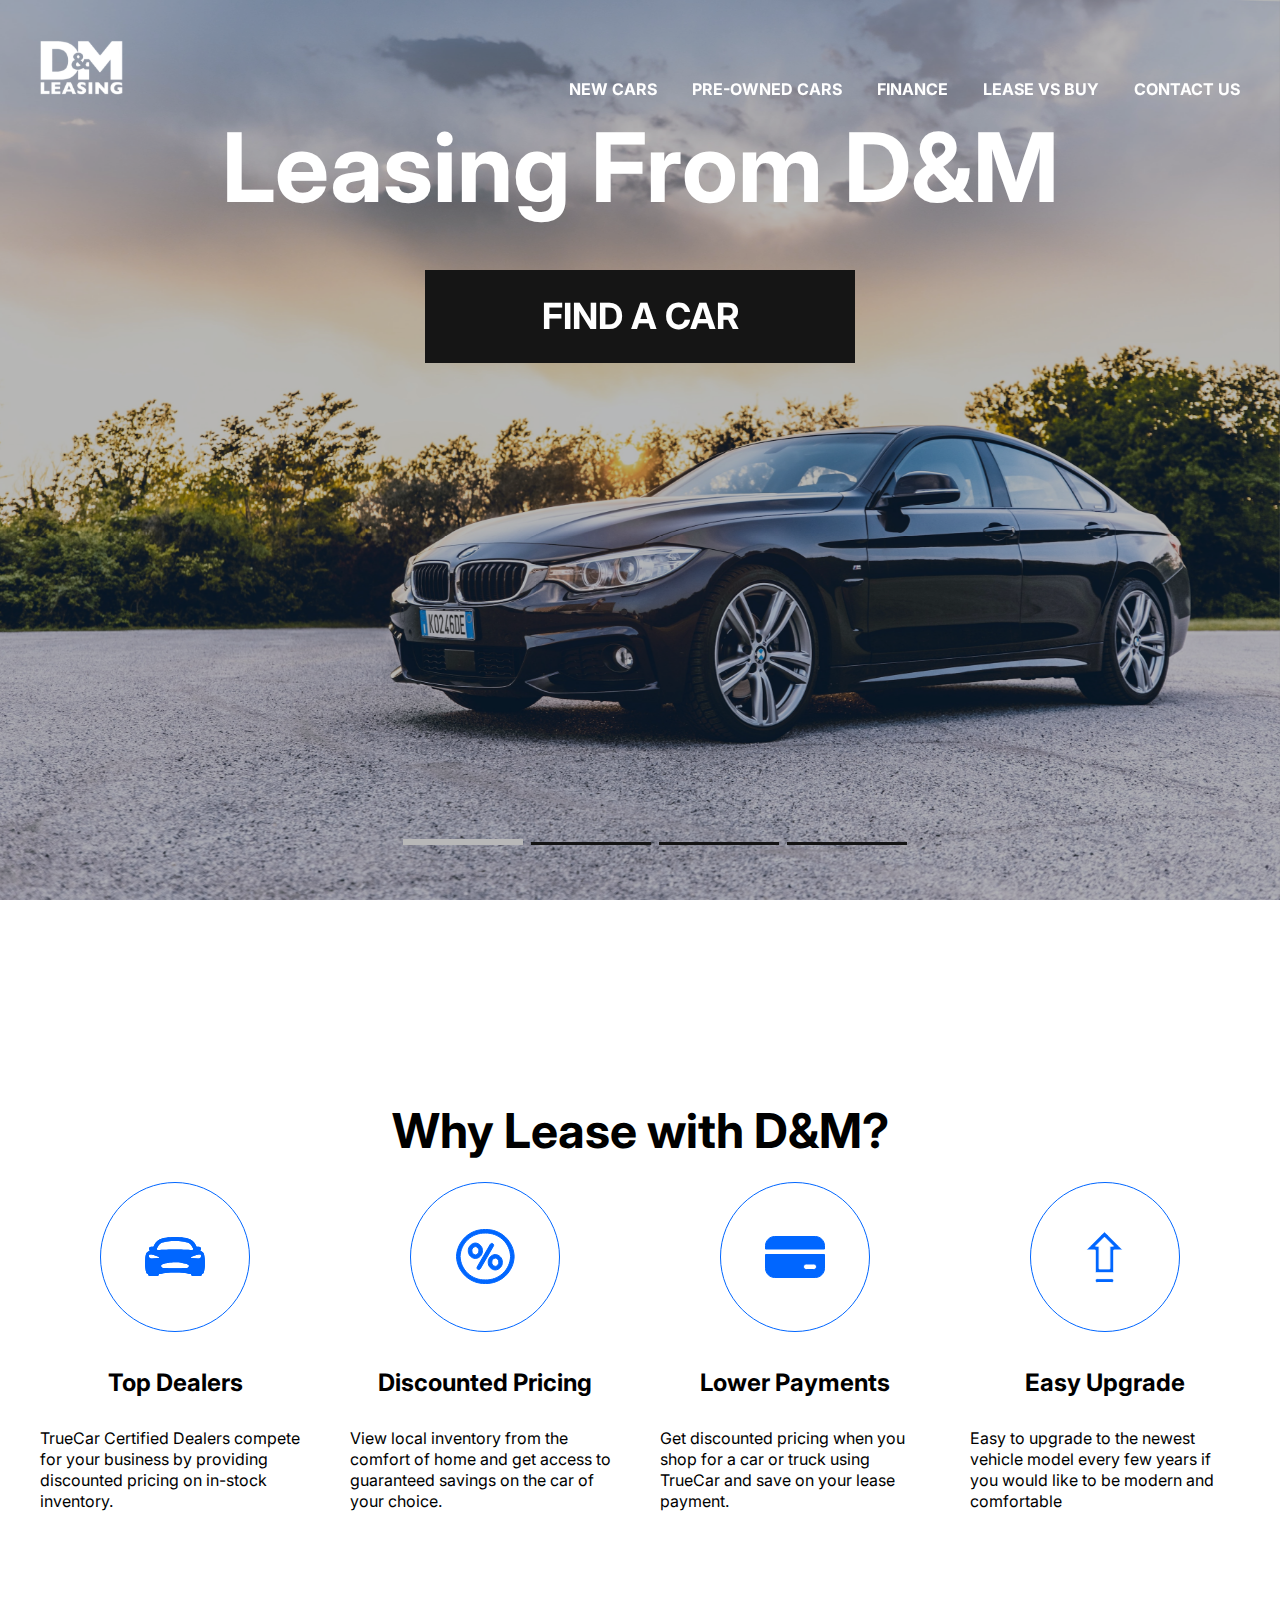
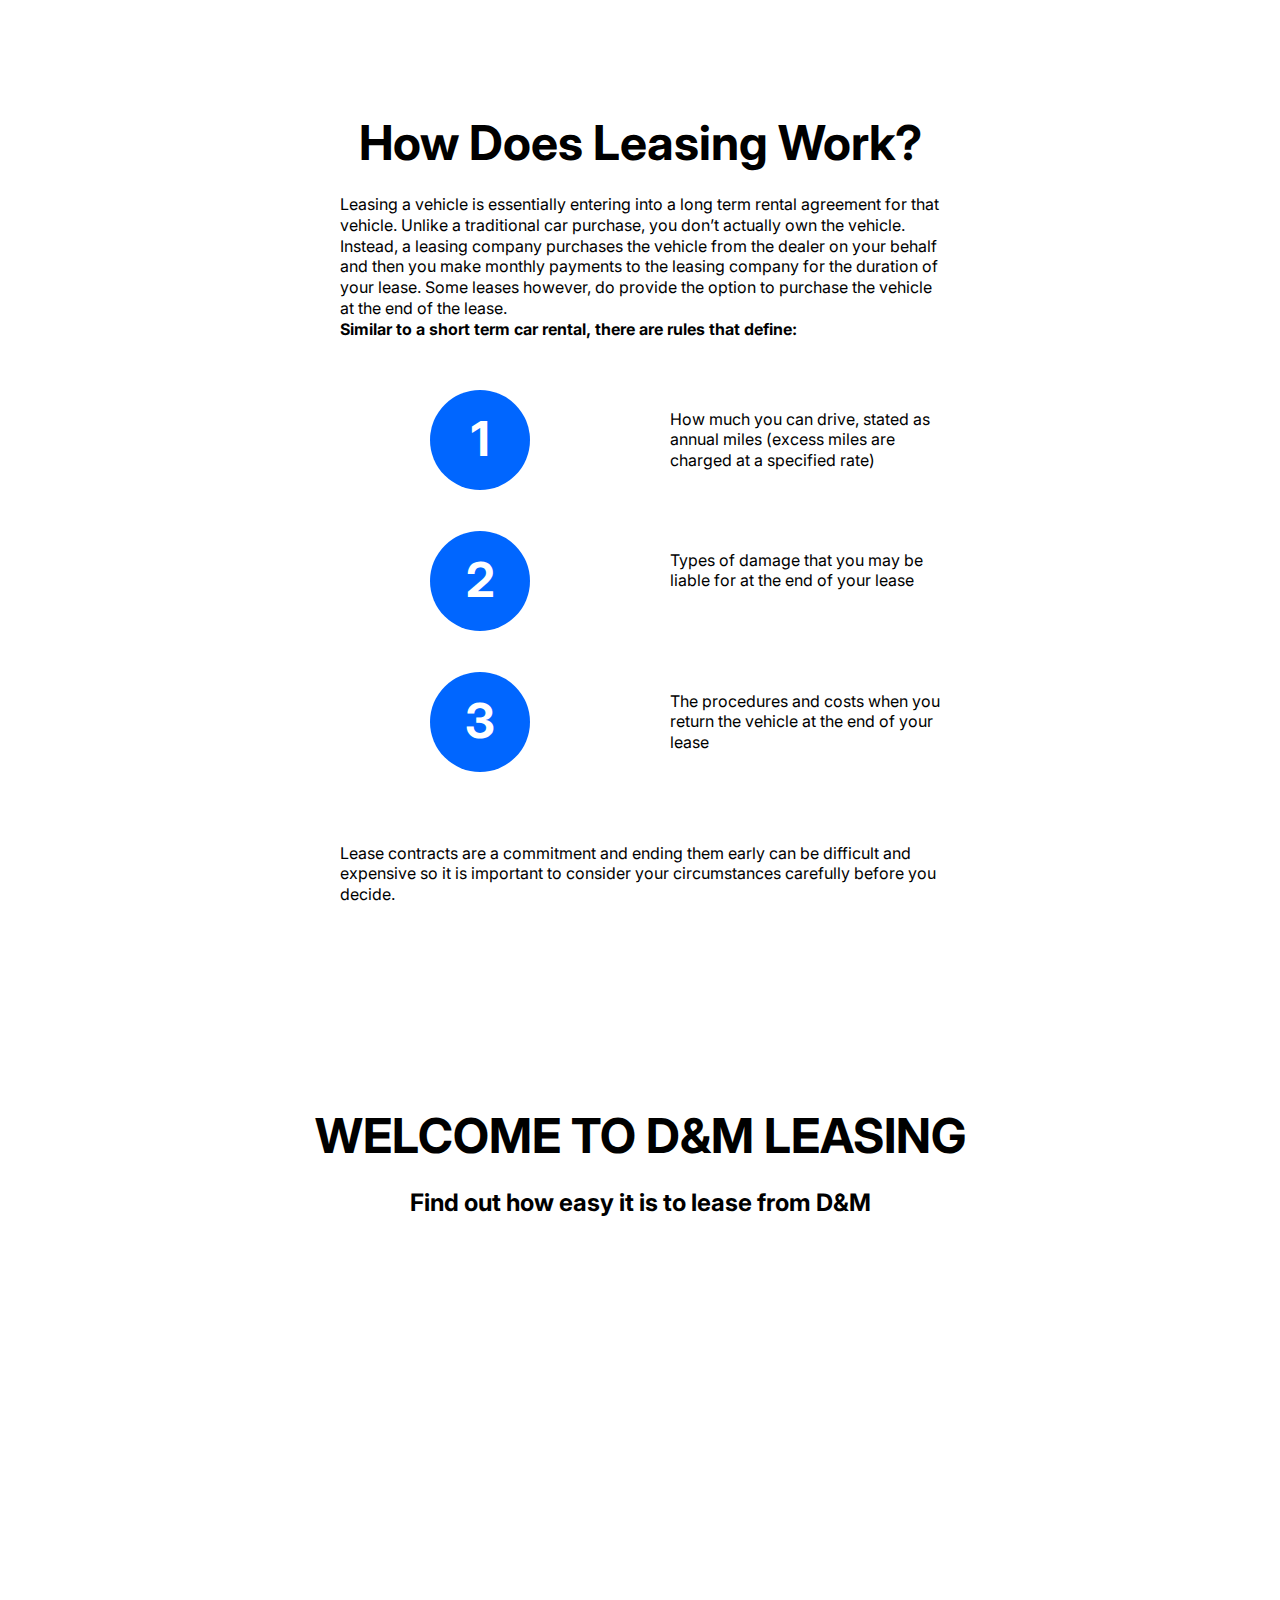
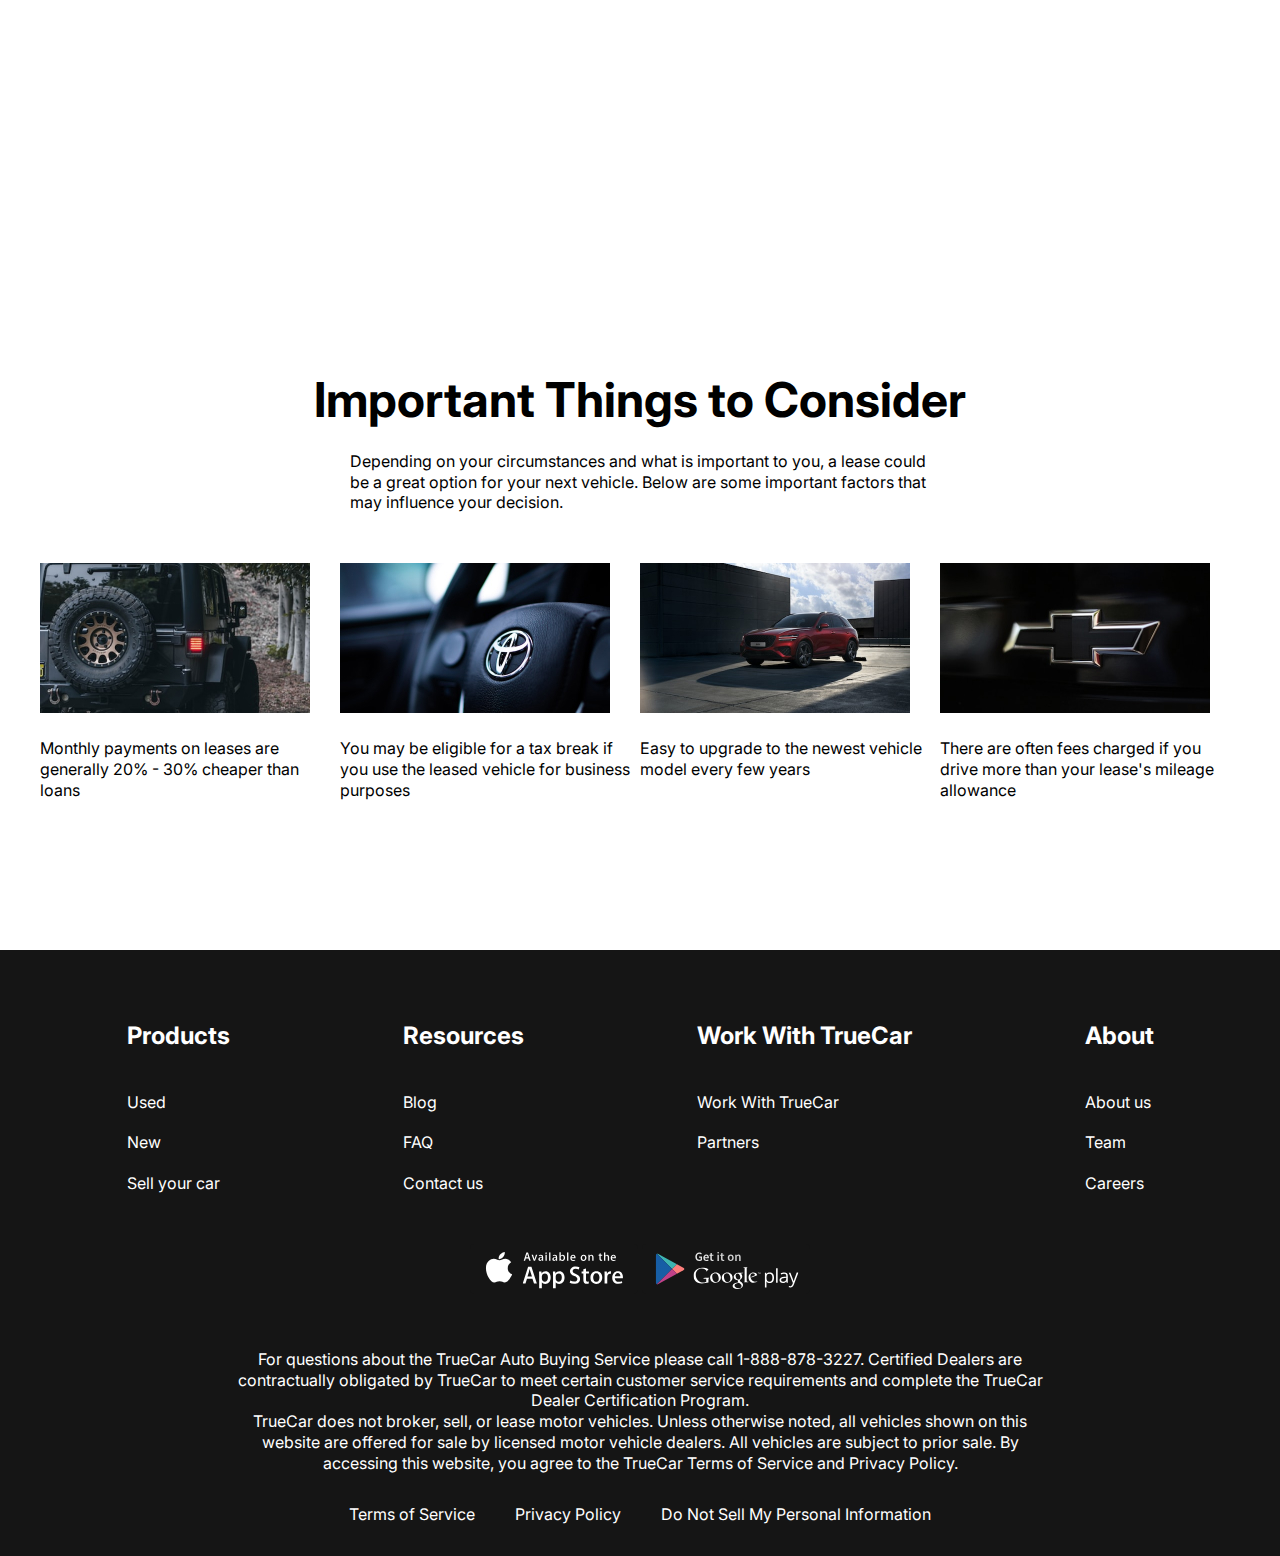
<file: index.html>
<!DOCTYPE html>
<html lang="en">

<head>
    <meta charset="UTF-8">
    <meta name="viewport" content="width=device-width, initial-scale=1.0">
    <title>Document</title>
    <link rel="preconnect" href="https://fonts.googleapis.com">
    <link rel="preconnect" href="https://fonts.gstatic.com" crossorigin>
    <link href="https://fonts.googleapis.com/css2?family=Inter:wght@400;700&family=Roboto:ital,wght@1,100&display=swap"
        rel="stylesheet">
    <link rel="stylesheet" href="https://cdn.jsdelivr.net/npm/swiper@10/swiper-bundle.min.css" />
    <link rel="stylesheet" href="CSS/style.css">
</head>

<body>
    <div class="wrapper">
        <div class="header header-main">
            <div class="container">
                <div class="header__inner">
                    <a href="index.html" class="logo">
                        <img src="images/Logo.svg" alt="logo" class="logo__img">
                    </a>
                    <nav class="menu">
                        <ul class="menu__list">
                            <li class="menu__list-item">
                                <a href="new-cars.html" class="menu__list-link">NEW CARS</a>
                            </li>
                            <li class="menu__list-item">
                                <a href="#" class="menu__list-link">PRE-OWNED CARS</a>
                            </li>
                            <li class="menu__list-item">
                                <a href="#" class="menu__list-link">FINANCE</a>
                            </li>
                            <li class="menu__list-item">
                                <a href="#" class="menu__list-link">LEASE VS BUY</a>
                            </li>
                            <li class="menu__list-item">
                                <a href="contacts.html" class="menu__list-link">CONTACT US </a>
                            </li>
                        </ul>
                    </nav>
                </div>
            </div>
        </div>




        <main class="main">
            <section class="top">
                <div class="container">
                    <h1 class="title">Leasing From D&M</h1>
                    <a href="new-cars.html" class="top__link">
                        FIND A CAR
                    </a>
                </div>
            </section>
            <div class="slider">
                <div class="swiper">
                    <div class="swiper-wrapper">
                        <div class="swiper-slide" style="background-image: url('images/bmw.jpeg')"></div>
                        <div class="swiper-slide" style="background-image: url('images/jeep.jpeg')"></div>
                        <div class="swiper-slide" style="background-image: url('images/audi.jpeg')"></div>
                        <div class="swiper-slide" style="background-image: url('images/mercedes.jpg')"></div>
                    </div>
                    <div class="swiper-pagination"></div>

                </div>

            </div>

            <section class="why-lease">
                <div class="container">
                    <h2 class="section-title">
                        Why Lease with D&M?
                    </h2>
                    <ul class="why-lease__list">
                        <li class="why-lease__item">
                            <img src="images/why-lease-1.svg" alt="" class="why-lease__item-img">
                            <h3 class="why-lease__item-title">
                                Top Dealers
                            </h3>
                            <p class="why-lease__item-text">
                                TrueCar Certified Dealers compete for your business by providing discounted pricing on in-stock inventory.
                            </p>
                        </li>

                        <li class="why-lease__item">
                            <img src="images/why-lease-2.svg" alt="" class="why-lease__item-img">
                            <h3 class="why-lease__item-title">
                                Discounted Pricing
                            </h3>
                            <p class="why-lease__item-text">
                                View local inventory from the comfort of home and get access to guaranteed savings on the car of your choice.
                            </p>
                        </li>

                        <li class="why-lease__item">
                            <img src="images/why-lease-3.svg" alt="" class="why-lease__item-img">
                            <h3 class="why-lease__item-title">
                                Lower Payments
                            </h3>
                            <p class="why-lease__item-text">
                                Get discounted pricing when you shop for a car or truck using TrueCar and save on your lease payment.
                            </p>
                        </li>

                        <li class="why-lease__item">
                            <img src="images/why-lease-4.svg" alt="" class="why-lease__item-img">
                            <h3 class="why-lease__item-title">
                                Easy Upgrade
                            </h3>
                            <p class="why-lease__item-text">
                                Easy to upgrade to the newest vehicle model every few years if you would like to be modern and comfortable
                            </p>
                        </li>
                    </ul>
                </div>
            </section>
            <section class="how-does">
                <div class="container">
                    <div class="hoe-does__inner">
                        <h2 class="section-title">
                            How Does Leasing Work?
                        </h2>
                        <p class="how-does__text">
                            Leasing a vehicle is essentially entering into a long term rental agreement for that vehicle. Unlike a traditional car purchase, you don’t actually own the vehicle. Instead, a leasing company purchases the vehicle from the dealer on your behalf and then you make monthly payments to the leasing company for the duration of your lease. Some leases however, do provide the option to purchase the vehicle at the end of the lease.
                        </p>
                        <h4 class="how__does-title">
                            Similar to a short term car rental, there are rules that define:
                        </h4>
                        <ol class="how__does-list">
                            <li class="how__does-item">
                                How much you can drive, stated as annual miles (excess miles are charged at a specified rate)
                            </li>
                            <li class="how__does-item">
                                Types of damage that you may be liable for at the end of your lease
                            </li>
                            <li class="how__does-item">
                                The procedures and costs when you return the vehicle at the end of your lease
                            </li>
                        </ol>
                        <p class="how-does__text">
                            Lease contracts are a commitment and ending them early can be difficult and expensive so it is important to consider your circumstances carefully before you decide.
                        </p>
                    </div>
                </div>
            </section>

            <section class="video">
                <div class="container">
                    <h2 class="section-title video__title">
                        WELCOME TO D&M LEASING
                    </h2>
                    <p class="video__text">
                        Find out how easy it is to lease from D&M
                    </p>
                    <iframe   class="video__content"  width="1000" height="500" src="https://www.youtube.com/embed/gGgpRIZB2OI?si=KoZeKyFPtZuB4Hhp&amp;controls=0" title="YouTube video player" frameborder="0" allow="accelerometer; autoplay; clipboard-write; encrypted-media; gyroscope; picture-in-picture; web-share" allowfullscreen></iframe>
                </div>
            </section>

            <section class="important">
                <div class="container">
                    <h2 class="section-title important__title">Important Things to Consider
                    </h2>
                    <p class="important__text">
                        Depending on your circumstances and what is important to you, a lease could be a great option for your next vehicle. Below are some important factors that may influence your decision.
                    </p>
                    <ul class="important__list">
                        <li class="important__item">
                            <img src="images/imp-1.jpg" alt="" class="important__item-img">
                            <p class="important__item-text">
                                Monthly payments on leases are generally 20% - 30% cheaper than loans
                            </p>
                        </li>
                        <li class="important__item">
                            <img src="images/imp-2.jpg" alt="" class="important__item-img">
                            <p class="important__item-text">
                                You may be eligible for a tax break if you use the leased vehicle for business purposes
                        </li>
                        <li class="important__item">
                            <img src="images/imp-3.jpg" alt="" class="important__item-img">
                            <p class="important__item-text">
                                Easy to upgrade to the newest vehicle model every few years
                            </p>
                        </li>
                        <li class="important__item">
                            <img src="images/imp-4.jpg" alt="" class="important__item-img">
                            <p class="important__item-text">
                                There are often fees charged if you drive more than your lease's mileage allowance
                            </p>
                        </li>
                    </ul>
                </div>
            </section>



        </main>


        <footer class="footer">
            <div class="container">
                <nav class="footer__menu">
                    <ul class="footer__menu-list">
                        <li class="footer__menu-item">
                            <p class="footer__menu-title">Products</p>
                        </li>
                        <li class="footer__menu-item">
                            <a href="#" class="footer__menu-link">Used</a>
                        </li>
                        <li class="footer__menu-item">
                            <a href="#" class="footer__menu-link">New</a>
                        </li>
                        <li class="footer__menu-item">
                            <a href="#" class="footer__menu-link">Sell your car</a>
                        </li>
                    </ul>
                    <ul class="footer__menu-list">
                        <li class="footer__menu-item">
                            <p class="footer__menu-title">Resources</p>
                        </li>
                        <li class="footer__menu-item">
                            <a href="#" class="footer__menu-link">Blog</a>
                        </li>
                        <li class="footer__menu-item">
                            <a href="#" class="footer__menu-link">FAQ</a>
                        </li>
                        <li class="footer__menu-item">
                            <a href="contacts.html" class="footer__menu-link">Contact us</a>
                        </li>
                    </ul>
                    <ul class="footer__menu-list">
                        <li class="footer__menu-item">
                            <p class="footer__menu-title">Work With TrueCar</p>
                        </li>
                        <li class="footer__menu-item">
                            <a href="#" class="footer__menu-link">Work With TrueCar</a>
                        </li>
                        <li class="footer__menu-item">
                            <a href="#" class="footer__menu-link">Partners</a>
                        </li>

                    </ul>
                    <ul class="footer__menu-list">
                        <li class="footer__menu-item">
                            <p class="footer__menu-title">About</p>
                        </li>
                        <li class="footer__menu-item">
                            <a href="#" class="footer__menu-link">About us</a>
                        </li>
                        <li class="footer__menu-item">
                            <a href="#" class="footer__menu-link">Team</a>
                        </li>
                        <li class="footer__menu-item">
                            <a href="#" class="footer__menu-link">Careers</a>
                        </li>
                    </ul>
                </nav>
                <ul class="app">
                    <li class="app__item">
                        <a href="#" class="app__item-link">
                            <img class="app__item-img" src="images/appstore.svg" alt="">
                            <img class="app__item-img" src="images/googleplay.svg" alt="">
                        </a>
                    </li>
                </ul>
                <div class="footer__copy">
                    <p class="footer__copy-text">
                        For questions about the TrueCar Auto Buying Service please call 1-888-878-3227.
                        Certified Dealers are contractually obligated by TrueCar to meet certain customer service
                        requirements and complete the TrueCar Dealer Certification Program.
                    </p>
                    <p class="footer__copy-text">TrueCar does not broker, sell, or lease motor vehicles. Unless
                        otherwise noted, all vehicles
                        shown on this website are offered for sale by licensed motor vehicle dealers. All vehicles are
                        subject to prior sale. By accessing this website, you agree to the TrueCar Terms of Service and
                        Privacy Policy.</p>
                </div>

                <nav class="copy__nav">
                    <ul class="copy__nav-list">
                        <li class="copy__nav-item">
                            <a href="#" class="copy__nav-link">
                                Terms of Service
                            </a>
                        </li>
                        <li class="copy__nav-item">
                            <a href="#" class="copy__nav-link">
                                Privacy Policy
                            </a>
                        </li>
                        <li class="copy__nav-item">
                            <a href="#" class="copy__nav-link">
                                Do Not Sell My Personal Information
                            </a>
                        </li>
                    </ul>
                </nav>

            </div>
        </footer>
    </div>







    <script src="https://cdn.jsdelivr.net/npm/swiper@10/swiper-bundle.min.js"></script>
    <script src="js/main.js"></script>
</body>

</html>
</file>
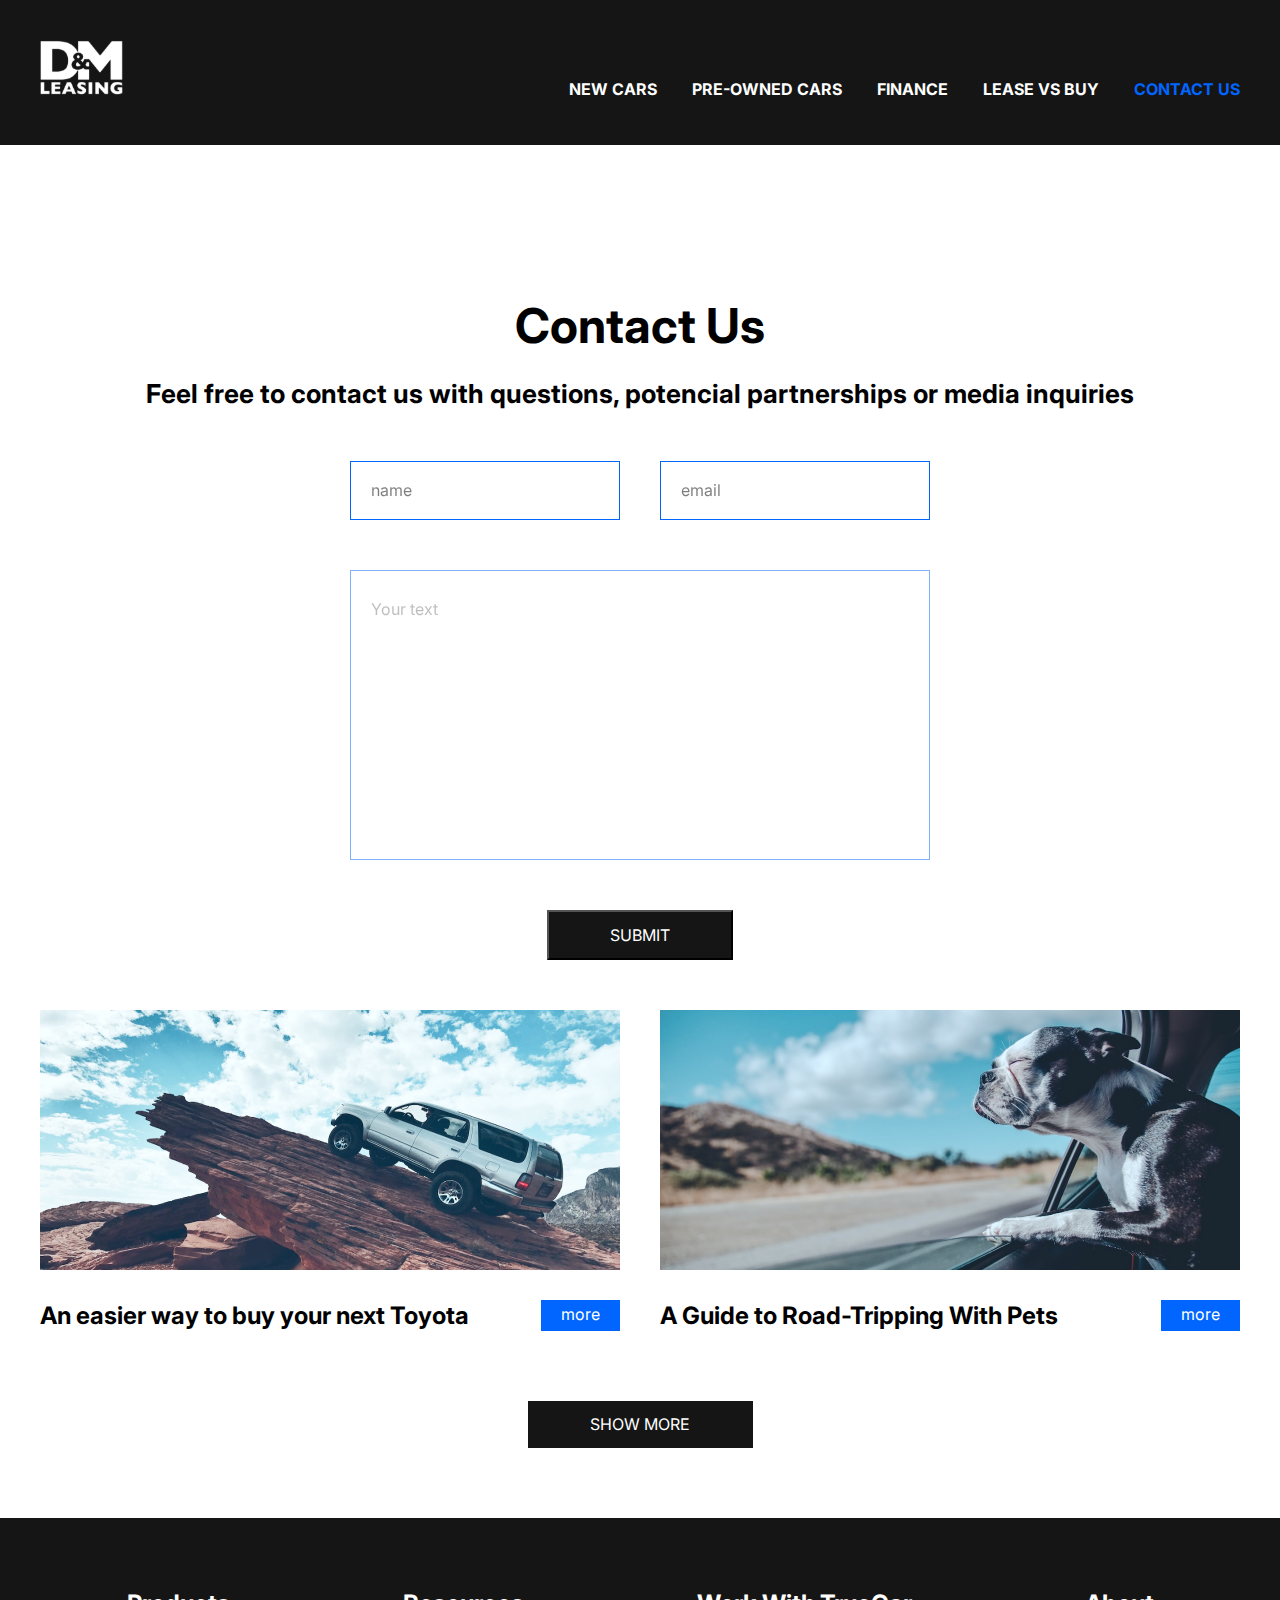
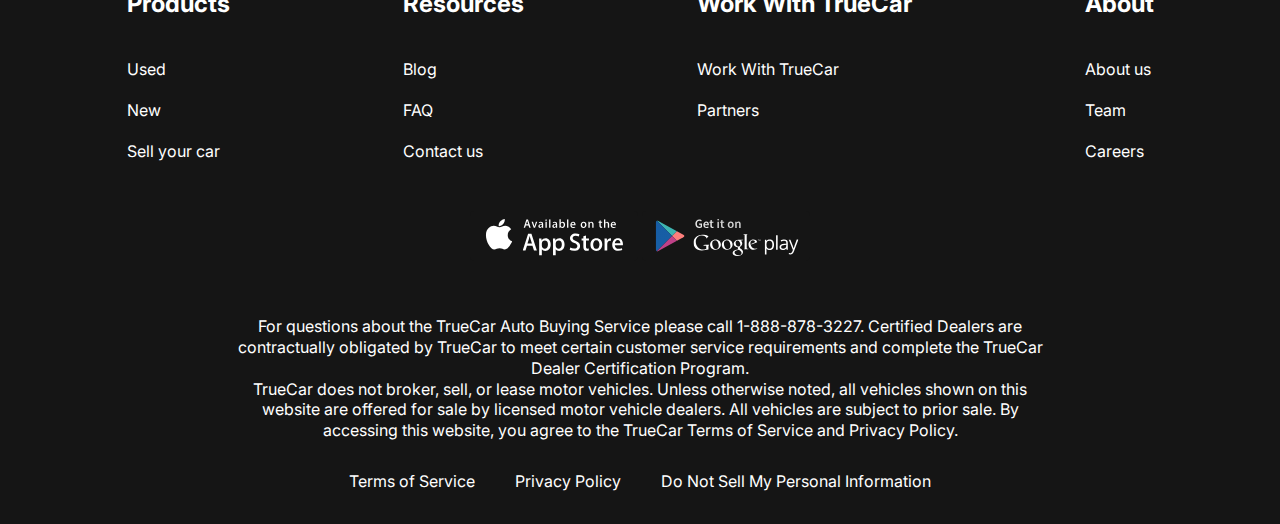
<file: contacts.html>
<!DOCTYPE html>
<html lang="en">

<head>
    <meta charset="UTF-8">
    <meta name="viewport" content="width=device-width, initial-scale=1.0">
    <title>Document</title>
    <link rel="preconnect" href="https://fonts.googleapis.com">
    <link rel="preconnect" href="https://fonts.gstatic.com" crossorigin>
    <link href="https://fonts.googleapis.com/css2?family=Inter:wght@400;700&family=Roboto:ital,wght@1,100&display=swap"
        rel="stylesheet">
    <link rel="stylesheet" href="CSS/style.css">
</head>

<body>
    <div class="wrapper">
        <div class="header">
            <div class="container">
                <div class="header__inner">
                    <a href="index.html" class="logo">
                        <img src="images/Logo.svg" alt="logo" class="logo__img">
                    </a>
                    <nav class="menu">
                        <ul class="menu__list">
                            <li class="menu__list-item">
                                <a href="new-cars.html" class="menu__list-link">NEW CARS</a>
                            </li>
                            <li class="menu__list-item">
                                <a href="#" class="menu__list-link">PRE-OWNED CARS</a>
                            </li>
                            <li class="menu__list-item">
                                <a href="#" class="menu__list-link">FINANCE</a>
                            </li>
                            <li class="menu__list-item">
                                <a href="#" class="menu__list-link">LEASE VS BUY</a>
                            </li>
                            <li class="menu__list-item">
                                <a href="#" class="menu__list-link menu__list-link--active">CONTACT US </a>
                            </li>
                        </ul>
                    </nav>
                </div>
            </div>
        </div>




        <main class="main">
            <section class="contacts">
                <div class="container">
                    <h2 class="section-title contacts__title">
                        Contact Us
                    </h2>
                    <p class="contacts__text">
                        Feel free to contact us with questions, potencial partnerships or media inquiries
                    </p>
                    <form action="" class="form">
                        <input type="text" class="form__input" placeholder="name">
                        <input type="email" class="form__input" placeholder="email">
                        <textarea class="form__textarea" placeholder="Your text"></textarea>
                        <button class="form__btn" type="submit">SUBMIT</button>
                    </form>
                </div>
            </section>
            <section class="blog">
                <div class="container">
                    <div class="blog__items">
                        <div class="blog__item">
                            <img src="images/blog-1.jpg" alt="" class="blog__item-img">
                            <h4 class="blog__item-title">
                                An easier way to buy your next Toyota
                            </h4>
                            <a href="#" class="blog__item-link">
                                more
                            </a>
                        </div>
                        <div class="blog__item">
                            <img src="images/blog-2.jpg" alt="" class="blog__item-img">
                            <h4 class="blog__item-title">
                                A Guide to Road-Tripping With Pets
                            </h4>
                            <a href="#" class="blog__item-link">
                                more
                            </a>
                        </div>
                    </div>
                    <a href="#" class="blog__link">
                        SHOW MORE
                    </a>
                </div>
            </section>
        </main>


        <footer class="footer">
            <div class="container">
                <nav class="footer__menu">
                    <ul class="footer__menu-list">
                        <li class="footer__menu-item">
                            <p class="footer__menu-title">Products</p>
                        </li>
                        <li class="footer__menu-item">
                            <a href="#" class="footer__menu-link">Used</a>
                        </li>
                        <li class="footer__menu-item">
                            <a href="#" class="footer__menu-link">New</a>
                        </li>
                        <li class="footer__menu-item">
                            <a href="#" class="footer__menu-link">Sell your car</a>
                        </li>
                    </ul>
                    <ul class="footer__menu-list">
                        <li class="footer__menu-item">
                            <p class="footer__menu-title">Resources</p>
                        </li>
                        <li class="footer__menu-item">
                            <a href="#" class="footer__menu-link">Blog</a>
                        </li>
                        <li class="footer__menu-item">
                            <a href="#" class="footer__menu-link">FAQ</a>
                        </li>
                        <li class="footer__menu-item">
                            <a href="#" class="footer__menu-link">Contact us</a>
                        </li>
                    </ul>
                    <ul class="footer__menu-list">
                        <li class="footer__menu-item">
                            <p class="footer__menu-title">Work With TrueCar</p>
                        </li>
                        <li class="footer__menu-item">
                            <a href="#" class="footer__menu-link">Work With TrueCar</a>
                        </li>
                        <li class="footer__menu-item">
                            <a href="#" class="footer__menu-link">Partners</a>
                        </li>

                    </ul>
                    <ul class="footer__menu-list">
                        <li class="footer__menu-item">
                            <p class="footer__menu-title">About</p>
                        </li>
                        <li class="footer__menu-item">
                            <a href="#" class="footer__menu-link">About us</a>
                        </li>
                        <li class="footer__menu-item">
                            <a href="#" class="footer__menu-link">Team</a>
                        </li>
                        <li class="footer__menu-item">
                            <a href="#" class="footer__menu-link">Careers</a>
                        </li>
                    </ul>
                </nav>
                <ul class="app">
                    <li class="app__item">
                        <a href="#" class="app__item-link">
                            <img class="app__item-img" src="images/appstore.svg" alt="">
                            <img class="app__item-img" src="images/googleplay.svg" alt="">
                        </a>
                    </li>
                </ul>
                <div class="footer__copy">
                    <p class="footer__copy-text">
                        For questions about the TrueCar Auto Buying Service please call 1-888-878-3227.
                        Certified Dealers are contractually obligated by TrueCar to meet certain customer service
                        requirements and complete the TrueCar Dealer Certification Program.
                    </p>
                    <p class="footer__copy-text">TrueCar does not broker, sell, or lease motor vehicles. Unless
                        otherwise noted, all vehicles
                        shown on this website are offered for sale by licensed motor vehicle dealers. All vehicles are
                        subject to prior sale. By accessing this website, you agree to the TrueCar Terms of Service and
                        Privacy Policy.</p>
                </div>

                <nav class="copy__nav">
                    <ul class="copy__nav-list">
                        <li class="copy__nav-item">
                            <a href="#" class="copy__nav-link">
                                Terms of Service
                            </a>
                        </li>
                        <li class="copy__nav-item">
                            <a href="#" class="copy__nav-link">
                                Privacy Policy
                            </a>
                        </li>
                        <li class="copy__nav-item">
                            <a href="#" class="copy__nav-link">
                                Do Not Sell My Personal Information
                            </a>
                        </li>
                    </ul>
                </nav>

            </div>
        </footer>
    </div>








</body>

</html>
</file>
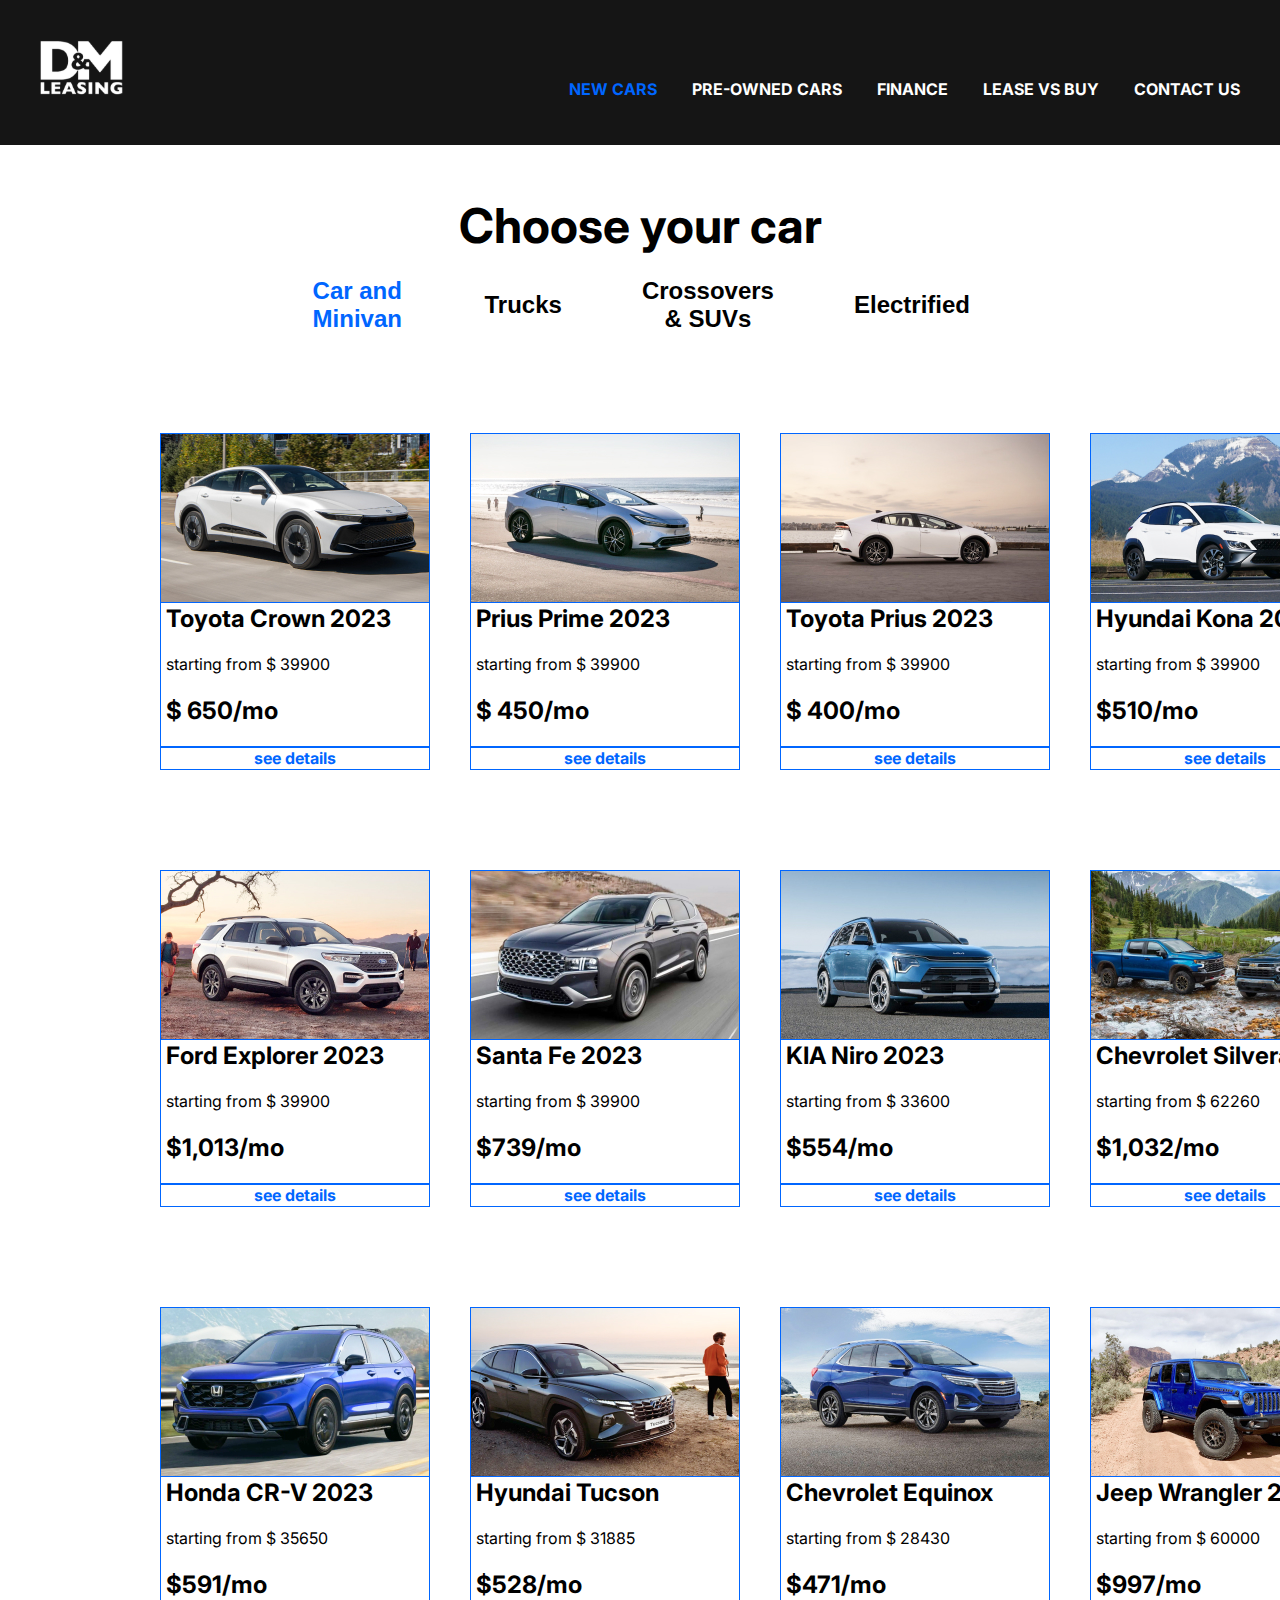
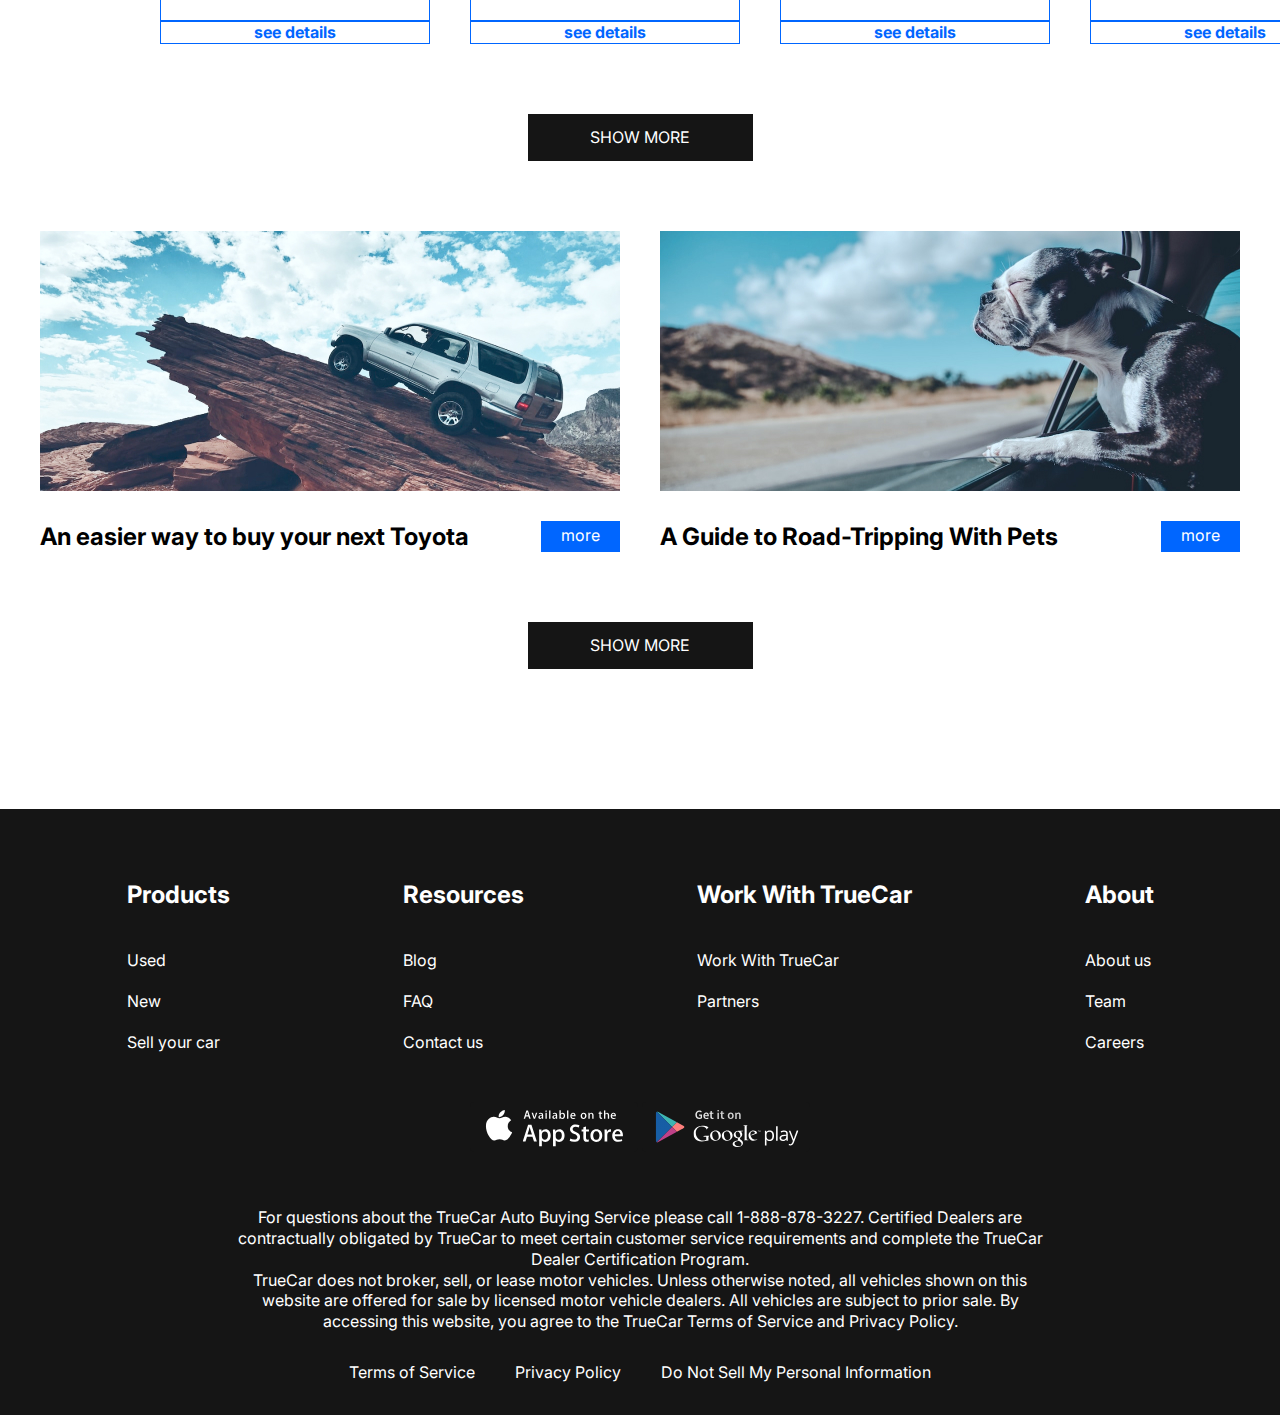
<file: new-cars.html>
<!DOCTYPE html>
<html lang="en">

<head>
    <meta charset="UTF-8">
    <meta name="viewport" content="width=device-width, initial-scale=1.0">
    <title>Document</title>
    <link rel="preconnect" href="https://fonts.googleapis.com">
    <link rel="preconnect" href="https://fonts.gstatic.com" crossorigin>
    <link href="https://fonts.googleapis.com/css2?family=Inter:wght@400;700&family=Roboto:ital,wght@1,100&display=swap"
        rel="stylesheet">
    <link rel="stylesheet" href="CSS/style.css">
</head>

<body>
    <div class="wrapper">
        <div class="header">
            <div class="container">
                <div class="header__inner">
                    <a href="index.html" class="logo">
                        <img src="images/Logo.svg" alt="logo" class="logo__img">
                    </a>
                    <nav class="menu">
                        <ul class="menu__list">
                            <li class="menu__list-item">
                                <a href="#" class="menu__list-link menu__list-link--active">NEW CARS</a>
                            </li>
                            <li class="menu__list-item">
                                <a href="#" class="menu__list-link">PRE-OWNED CARS</a>
                            </li>
                            <li class="menu__list-item">
                                <a href="#" class="menu__list-link">FINANCE</a>
                            </li>
                            <li class="menu__list-item">
                                <a href="#" class="menu__list-link">LEASE VS BUY</a>
                            </li>
                            <li class="menu__list-item">
                                <a href="contacts.html" class="menu__list-link">CONTACT US </a>
                            </li>
                        </ul>
                    </nav>
                </div>
            </div>
        </div>




        <main class="main">
            <section class="choose">
                <div class="container">
                    <h2 class="section-title">
                        Choose your car
                    </h2>
                    <div class="tabs">
                        <div class="tabs__btn">
                            <button class="tabs__btn-item tabs__btn-item--active" data-button="content-1">Car and Minivan</button>
                            <button class="tabs__btn-item" data-button="content-2">Trucks</button>
                            <button class="tabs__btn-item" data-button="content-3">Crossovers & SUVs</button>
                            <button class="tabs__btn-item" data-button="content-4">Electrified</button>
                        </div>
                        <div class="tabs__content">
                            <div class="tabs__content-item" id="content-1">
                                <div class="car-card">
                                    <img src="images/card-1.jpg" alt="" class="card__img">
                                    <div class="card__content">
                                        <h4 class="card__title">
                                            Toyota Crown 2023
                                        </h4>
                                        <p class="card__text">
                                            starting from $ 39900
                                        </p>
                                        <p class="card__price">
                                            $ 650/mo
                                        </p>
                                    </div>
                                    <a href="#" class="card__link">see details</a>
                                </div>
                                <div class="car-card">
                                    <img src="images/card-2.jpg" alt="" class="card__img">
                                    <div class="card__content">
                                        <h4 class="card__title">
                                            Prius Prime 2023
                                        </h4>
                                        <p class="card__text">
                                            starting from $ 39900
                                        </p>
                                        <p class="card__price">
                                            $ 450/mo
                                        </p>
                                    </div>
                                    <a href="#" class="card__link">see details</a>
                                </div>

                                <div class="car-card">
                                    <img src="images/card-3.jpg" alt="" class="card__img">
                                    <div class="card__content">
                                        <h4 class="card__title">
                                            Toyota Prius 2023
                                        </h4>
                                        <p class="card__text">
                                            starting from $ 39900
                                        </p>
                                        <p class="card__price">
                                            $ 400/mo
                                        </p>
                                    </div>
                                    <a href="#" class="card__link">see details</a>
                                </div>

                                <div class="car-card">
                                    <img src="images/card-4.jpg" alt="" class="card__img">
                                    <div class="card__content">
                                        <h4 class="card__title">
                                            Hyundai Kona 2023
                                        </h4>
                                        <p class="card__text">
                                            starting from $ 39900
                                        </p>
                                        <p class="card__price">
                                            $510/mo
                                        </p>
                                    </div>
                                    <a href="#" class="card__link">see details</a>
                                </div>
                                <div class="car-card">
                                    <img src="images/card-5.jpg" alt="" class="card__img">
                                    <div class="card__content">
                                        <h4 class="card__title">
                                            Ford Explorer 2023
                                        </h4>
                                        <p class="card__text">
                                            starting from $ 39900
                                        </p>
                                        <p class="card__price">
                                            $1,013/mo
                                        </p>
                                    </div>
                                    <a href="#" class="card__link">see details</a>
                                </div>
                                <div class="car-card">
                                    <img src="images/card-6.jpg" alt="" class="card__img">
                                    <div class="card__content">
                                        <h4 class="card__title">
                                            Santa  Fe 2023
                                        </h4>
                                        <p class="card__text">
                                            starting from $ 39900
                                        </p>
                                        <p class="card__price">
                                            $739/mo
                                        </p>
                                    </div>
                                    <a href="#" class="card__link">see details</a>
                                </div>
                                <div class="car-card">
                                    <img src="images/card-7.jpg" alt="" class="card__img">
                                    <div class="card__content">
                                        <h4 class="card__title">
                                            KIA Niro 2023
                                        </h4>
                                        <p class="card__text">
                                            starting from $ 33600
                                        </p>
                                        <p class="card__price">
                                            $554/mo
                                        </p>
                                    </div>
                                    <a href="#" class="card__link">see details</a>
                                </div>
                                <div class="car-card">
                                    <img src="images/card-8.jpg" alt="" class="card__img">
                                    <div class="card__content">
                                        <h4 class="card__title">
                                            Chevrolet Silverado
                                        </h4>
                                        <p class="card__text">
                                            starting from $ 62260
                                        </p>
                                        <p class="card__price">
                                            $1,032/mo
                                        </p>
                                    </div>
                                    <a href="#" class="card__link">see details</a>
                                </div>
                                <div class="car-card">
                                    <img src="images/card-9.jpg" alt="" class="card__img">
                                    <div class="card__content">
                                        <h4 class="card__title">
                                            Honda CR-V 2023
                                        </h4>
                                        <p class="card__text">
                                            starting from $ 35650
                                        </p>
                                        <p class="card__price">
                                            $591/mo
                                        </p>
                                    </div>
                                    <a href="#" class="card__link">see details</a>
                                </div>
                                <div class="car-card">
                                    <img src="images/card-10.jpg" alt="" class="card__img">
                                    <div class="card__content">
                                        <h4 class="card__title">
                                            Hyundai Tucson
                                        </h4>
                                        <p class="card__text">
                                            starting from $ 31885
                                        </p>
                                        <p class="card__price">
                                            $528/mo
                                        </p>
                                    </div>
                                    <a href="#" class="card__link">see details</a>
                                </div>
                                <div class="car-card">
                                    <img src="images/card-11.jpg" alt="" class="card__img">
                                    <div class="card__content">
                                        <h4 class="card__title">
                                            Chevrolet Equinox 
                                        </h4>
                                        <p class="card__text">
                                            starting from $ 28430
                                        </p>
                                        <p class="card__price">
                                            $471/mo
                                        </p>
                                    </div>
                                    <a href="#" class="card__link">see details</a>
                                </div>
                                <div class="car-card">
                                    <img src="images/card-12.jpg" alt="" class="card__img">
                                    <div class="card__content">
                                        <h4 class="card__title">
                                            Jeep Wrangler 2023
                                        </h4>
                                        <p class="card__text">
                                            starting from $ 60000
                                        </p>
                                        <p class="card__price">
                                            $997/mo
                                        </p>
                                    </div>
                                    <a href="#" class="card__link">see details</a>
                                </div>
                                           
                            </div>
                           
                        </div>
                    </div>
                    <a href="#" class="showmore__link">
                        SHOW MORE
                    </a>
                </div>

            </section>



            <section class="blog">
                <div class="container">
                    <div class="blog__items">
                        <div class="blog__item">
                            <img src="images/blog-1.jpg" alt="" class="blog__item-img">
                            <h4 class="blog__item-title">
                                An easier way to buy your next Toyota
                            </h4>
                            <a href="#" class="blog__item-link">
                                more
                            </a>
                        </div>
                        <div class="blog__item">
                            <img src="images/blog-2.jpg" alt="" class="blog__item-img">
                            <h4 class="blog__item-title">
                                A Guide to Road-Tripping With Pets
                            </h4>
                            <a href="#" class="blog__item-link">
                                more
                            </a>
                        </div>
                    </div>
                    <a href="#" class="showmore__link">
                        SHOW MORE
                    </a>
                </div>
            </section>
        </main>


        <footer class="footer">
            <div class="container">
                <nav class="footer__menu">
                    <ul class="footer__menu-list">
                        <li class="footer__menu-item">
                            <p class="footer__menu-title">Products</p>
                        </li>
                        <li class="footer__menu-item">
                            <a href="#" class="footer__menu-link">Used</a>
                        </li>
                        <li class="footer__menu-item">
                            <a href="#" class="footer__menu-link">New</a>
                        </li>
                        <li class="footer__menu-item">
                            <a href="#" class="footer__menu-link">Sell your car</a>
                        </li>
                    </ul>
                    <ul class="footer__menu-list">
                        <li class="footer__menu-item">
                            <p class="footer__menu-title">Resources</p>
                        </li>
                        <li class="footer__menu-item">
                            <a href="#" class="footer__menu-link">Blog</a>
                        </li>
                        <li class="footer__menu-item">
                            <a href="#" class="footer__menu-link">FAQ</a>
                        </li>
                        <li class="footer__menu-item">
                            <a href="#" class="footer__menu-link">Contact us</a>
                        </li>
                    </ul>
                    <ul class="footer__menu-list">
                        <li class="footer__menu-item">
                            <p class="footer__menu-title">Work With TrueCar</p>
                        </li>
                        <li class="footer__menu-item">
                            <a href="#" class="footer__menu-link">Work With TrueCar</a>
                        </li>
                        <li class="footer__menu-item">
                            <a href="#" class="footer__menu-link">Partners</a>
                        </li>

                    </ul>
                    <ul class="footer__menu-list">
                        <li class="footer__menu-item">
                            <p class="footer__menu-title">About</p>
                        </li>
                        <li class="footer__menu-item">
                            <a href="#" class="footer__menu-link">About us</a>
                        </li>
                        <li class="footer__menu-item">
                            <a href="#" class="footer__menu-link">Team</a>
                        </li>
                        <li class="footer__menu-item">
                            <a href="#" class="footer__menu-link">Careers</a>
                        </li>
                    </ul>
                </nav>
                <ul class="app">
                    <li class="app__item">
                        <a href="#" class="app__item-link">
                            <img class="app__item-img" src="images/appstore.svg" alt="">
                            <img class="app__item-img" src="images/googleplay.svg" alt="">
                        </a>
                    </li>
                </ul>
                <div class="footer__copy">
                    <p class="footer__copy-text">
                        For questions about the TrueCar Auto Buying Service please call 1-888-878-3227.
                        Certified Dealers are contractually obligated by TrueCar to meet certain customer service
                        requirements and complete the TrueCar Dealer Certification Program.
                    </p>
                    <p class="footer__copy-text">TrueCar does not broker, sell, or lease motor vehicles. Unless
                        otherwise noted, all vehicles
                        shown on this website are offered for sale by licensed motor vehicle dealers. All vehicles are
                        subject to prior sale. By accessing this website, you agree to the TrueCar Terms of Service and
                        Privacy Policy.</p>
                </div>

                <nav class="copy__nav">
                    <ul class="copy__nav-list">
                        <li class="copy__nav-item">
                            <a href="#" class="copy__nav-link">
                                Terms of Service
                            </a>
                        </li>
                        <li class="copy__nav-item">
                            <a href="#" class="copy__nav-link">
                                Privacy Policy
                            </a>
                        </li>
                        <li class="copy__nav-item">
                            <a href="#" class="copy__nav-link">
                                Do Not Sell My Personal Information
                            </a>
                        </li>
                    </ul>
                </nav>

            </div>
        </footer>
    </div>







    <script src="js/main.js"></script>
</body>

</html>
</file>
<file: CSS/style.css>
html {
    box-sizing: border-box;
}

*,
*::after,
*::before {
    box-sizing: inherit;
    margin: 0;
    padding: 0;
}

html,
body {
    height: 100%;
}

ul {
    list-style: none;
}

a {
    text-decoration: none;
    color: inherit;
}

.section-title {
    margin-bottom: 50px;
    font-size: 48px;
    font-weight: 700;
    text-align: center;
}

.wrapper {
    min-height: 100%;
    display: flex;
    flex-direction: column;
}

.container {
    /* background-color: #ccc; */
    max-width: 1220px;
    margin: 0 auto;
    padding: 0 10px;
}

body {
    font-family: 'Inter', sans-serif;
    font-size: 16px;
    font-weight: 400;
    line-height: 1.3;
}

.header {
    background-color: #151515
}

.header-main {
    background-color: transparent;
    position: absolute;
    z-index: 10;
    left: 0;
    right: 0;
}

.header__inner {
    padding-top: 40px;
    padding-bottom: 45px;
    display: flex;
    justify-content: space-between;
    align-items: flex-end;
}

.menu__list {
    display: flex;
    gap: 35px;
}

.menu__list-link {
    color: white;
    text-transform: uppercase;
    font-weight: 700;
}

.menu__list-link--active {
    color: #0066FF;
}

.footer {
    background-color: #151515;
    padding: 50px 0 32px;
    color: white;
}

.footer__menu {
    display: flex;
    justify-content: space-around;
    margin-bottom: 50px;
}

.footer__menu-list {
    max-width: 250px;
}

.footer__menu-title {
    text-align: center;
    font-size: 24px;
    font-weight: 700;
    padding-bottom: 20px;
}

.footer__menu-item {
    padding-top: 20px;
}

.app {
    display: flex;
    justify-content: center;
    gap: 40px;
    margin-bottom: 50px;
}

.footer__copy {
    max-width: 806px;
    margin: 0 auto 30px;
    text-align: center;
}

.copy__nav-list {
    display: flex;
    justify-content: center;
    gap: 40px;
}

.main {
    flex-grow: 1;
}

.top {
    color: #fff;
    text-align: center;
    padding-top: 105px;
    padding-bottom: 50px;
    position: absolute;
    z-index: 5;
    left: 0;
    right: 0;
}

.title {
    padding-bottom: 40px;
    font-size: 96px;
    font-weight: 700;
}

.top__link {
    background-color: #151515;
    color: white;
    padding: 23px;
    max-width: 430px;
    width: 100%;
    display: inline-block;
    text-transform: uppercase;
    font-size: 36px;
    font-weight: 700;
}

.swiper::after {
    content: '';
    background: rgba(21, 21, 21, 0.3);
    position: absolute;
    z-index: 15;
    left: 0;
    right: 0;
    top: 0;
    bottom: 0;
}
.swiper-wrapper {
    background: rgba(21, 21, 21, 0.3)
}
.swiper-slide {
    height: 100vh;
    background-repeat: no-repeat;
    background-size: cover;
    background-position: center;
}

.swiper-pagination-bullet {
    width: 120px;
    height: 3px;
    background-color: #151515;
    border-radius: 0;
    opacity: 1;
}

.swiper-horizontal>.swiper-pagination-bullets,
.swiper-pagination-bullet.swiper-pagination-horizontal {
    margin: 0 15px;
}

.swiper-horizontal>.swiper-pagination-bullets,
.swiper-pagination-bullet.swiper-pagination-horizontal {
    bottom: 50px;
}

.swiper-pagination-bullet-active {
    height: 6px;
    background-color: white;
}

.why-lease {
    padding: 150px 0;
}

.why-lease__list {
    display: grid;
    grid-template-columns: repeat(4, 1fr);
    gap: 40px;
    text-align: center;
}

.why-lease__item-img {
    margin-bottom: 30px;
}

.why-lease__item-title {
    margin-bottom: 30px;
    font-size: 24px;
    font-weight: 700;

}

.why-lease__item-text {
    text-align: left;
}

.how-does {
    padding-bottom: 150px;
}

.hoe-does__inner {
    max-width: 600px;
    margin: 0 auto;
}

.section-title {
    font-size: 24px;
    font-weight: 700;
    padding-top: 50px;
}

.how__does-list {
    padding: 50px 0 70px;
    counter-reset: myCounter;
}

.how__does-item {
    list-style: none;
    width: 270px;
    position: relative;
    margin-left: auto;
    padding-left: 240px;
    box-sizing: content-box;
    padding: 19px 0 19px 240px;
    min-height: 63px;
}

.how__does-item+.how__does-item {
    margin-top: 40px;
}

.how__does-item::before {
    counter-increment: myCounter;
    content: counter(myCounter);
    display: flex;
    justify-content: center;
    align-items: center;
    background-color: #0066FF;
    font-size: 48px;
    font-weight: 700;
    width: 100px;
    height: 100px;
    border-radius: 50%;
    color: white;
    position: absolute;
    left: 0;
    top: 0;
}

.video {
    padding-bottom: 150px;
}

.video__title {
    margin-bottom: 20px;
}

.video__text {
    font-size: 24px;
    font-weight: 700;
    text-align: center;
    margin-bottom: 50px;
}

.video__content {
    margin: 0 auto;
    display: block;
}

.important {
    padding-bottom: 150px;
}

.important__title {
    margin-bottom: 20px;
}

.important__text {
    max-width: 580px;
    margin: 0 auto 50px;

}

.important__list {
    display: grid;
    grid-template-columns: repeat(4, 1fr);
}

.important__item-img {
    margin-bottom: 20px;
}

.contacts {
    padding: 100px 0 50px;
}

.section-title {
    margin-bottom: 20px;
    font-size: 48px
}

.contacts__text {
    text-align: center;
    font-weight: 700;
    font-size: 26px;
    margin-bottom: 50px;
    padding: 0 100px;
}

form {
    max-width: 580px;
    margin: 0 auto;
    display: flex;
    justify-content: space-between;
    flex-wrap: wrap;
}

.form__input {
    width: 270px;
    padding: 18px 20px;
    display: inline-block;
    border: 1px solid #0066FF;
    margin-bottom: 50px;
    font-family: 'Inter', sans-serif;
    font-size: 16px;
    font-weight: 400;
    line-height: 1.3;
    color: #000;
}

.form__input::placeholder,
.form__textarea::placeholder {
    font-family: 'Inter', sans-serif;
    font-size: 16px;
    font-weight: 400;
    line-height: 1.3;
    color: #000;
    opacity: 0.5;
}

.form__textarea {
    width: 100%;
    resize: none;
    padding: 28px 20px;
    height: 290px;
    border: 1px solid #0066FF;
    font-family: 'Inter', sans-serif;
    font-size: 16px;
    font-weight: 400;
    line-height: 1.3;
    color: #000;
    opacity: 0.5;
    margin-bottom: 50px;
}

.form__btn {
    text-transform: uppercase;
    color: #fff;
    background-color: #151515;
    font-family: 'Inter', sans-serif;
    font-size: 16px;
    font-weight: 400;
    padding: 13px 61px;
    margin: 0 auto;
}

.blog {
    padding-bottom: 70px;
}

.blog__items {
    display: grid;
    grid-template-columns: repeat(2, 1fr);
    gap: 40px;
    margin-bottom: 70px;
}

.blog__item {
    display: flex;
    justify-content: space-between;
    flex-wrap: wrap;
}

.blog__item-img {
    margin-bottom: 30px;
    width: 100%;
}

.blog__item-title {
    flex-basis: 446px;
    font-size: 24px;
    font-weight: 700;
}

.blog__item-link {
    color: white;
    background-color: #0066FF;
    padding: 4px 20px;
}

.blog__link,
.showmore__link {
    text-transform: uppercase;
    background-color: #151515;
    padding: 13px;
    color: white;
    width: 225px;
    margin: 0 auto;
    text-align: center;
    display: block;
}


.choose {
    padding: 0 150px;
}
.tabs {
    margin-bottom: 70px;
}

.tabs__btn {
    padding: 0 150px;
    display: flex;
    justify-content: space-between;
    gap: 80px;
    padding-bottom: 100px;
}

.tabs__btn-item {
    font-size: 24px;
    font-weight: 700;
    cursor: pointer;
    border: none;
    background-color: transparent;
    padding: 0;
}

.tabs__btn-item--active {
    color: #0066FF;
}

.tabs__content-item {
    display: grid;
    grid-template-columns: repeat(4, 1fr);
    gap: 100px 40px;
}

.card {
    text-align: center;
}


.card__content {
    padding: 0 5px;
    border: 1px solid #0066FF;
    border-top: 0;
}
.card__img {
    display: block;
}
.card__title {
    margin-bottom: 20px;
    font-size: 24px;
    font-weight: 700;
}

.card__text {
    margin-bottom: 20px;
}

.card__price {
     margin-bottom: 20px;
    font-weight: 700;
    font-size: 24px;
}

.card__link {
    display: block;
    padding: 0 5px;
    font-size: 16px;
    font-weight: 700;
    color: #0066FF;
    border: 1px solid #0066FF;
    text-align: center;
}
.showmore__link {
    text-transform: uppercase;
    background-color: #151515;
    padding: 13px;
    color: white;
    width: 225px;
    margin: 0 auto;
    text-align: center;
    display: block;
    margin-top: 50px;
    margin-bottom: 70px;
}
</file>
